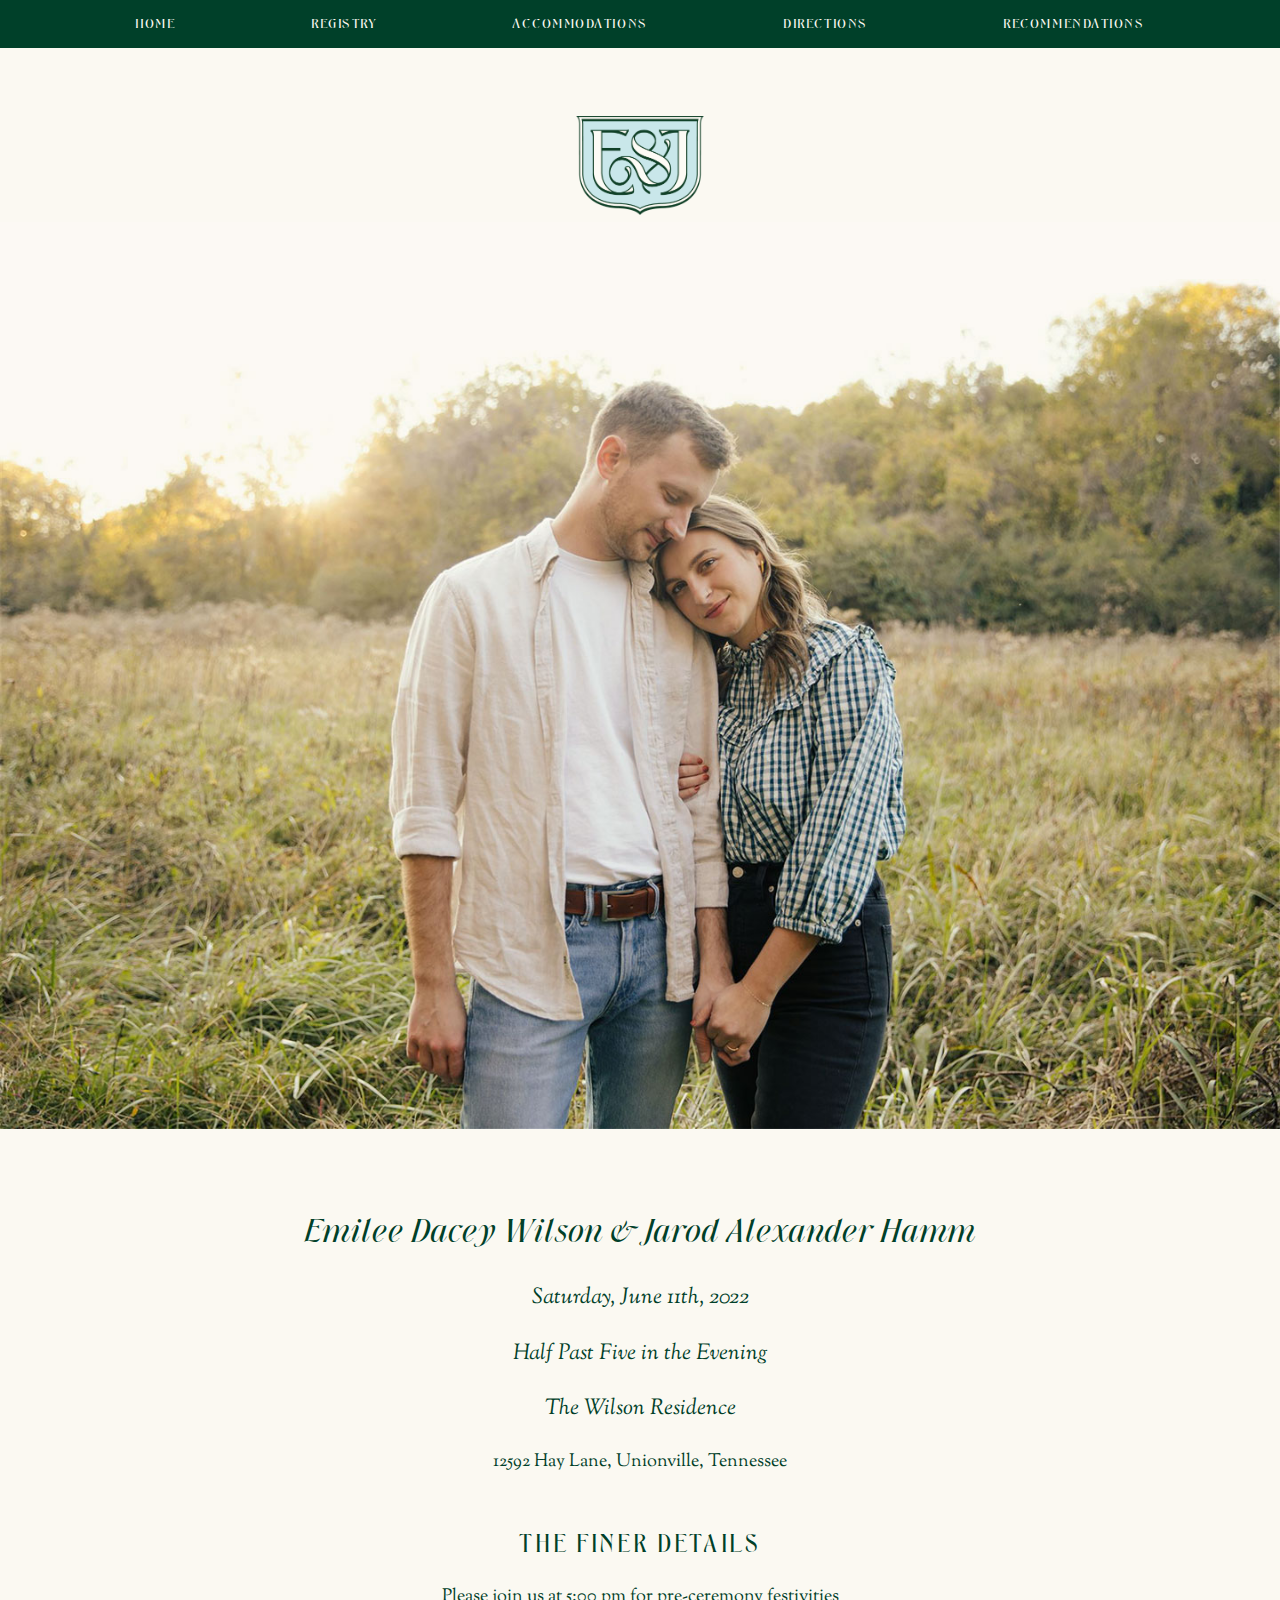
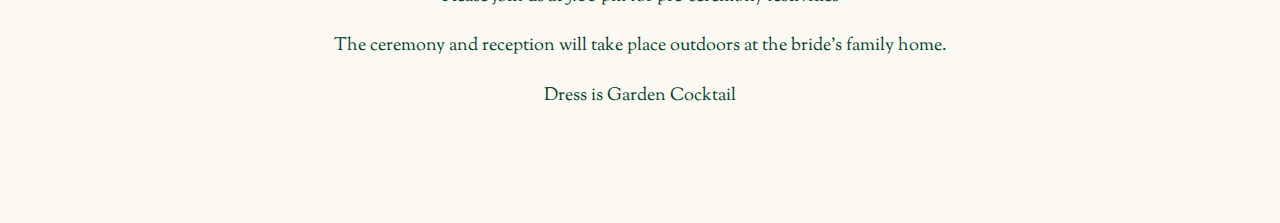
<file: index.html>
<!DOCTYPE html>
<html lang="en">
<head>
    <meta charset="UTF-8">
    <meta http-equiv="X-UA-Compatible" content="IE=edge">
    <meta name="viewport" content="width=device-width, initial-scale=1.0">
    <title>Emilee & Jarod</title>
    <link rel="preload" href="NewForest-Regular.woff2" as="font" type="font/woff2" crossorigin>
    <link rel="preload" href="NewForest-Italic.woff2" as="font" type="font/woff2" crossorigin>
    <link rel="preconnect" href="https://fonts.googleapis.com">
    <link rel="preconnect" href="https://fonts.gstatic.com" crossorigin>
    <link href="https://fonts.googleapis.com/css2?family=Sorts+Mill+Goudy:ital@0;1&display=swap" rel="stylesheet">
    <link rel="stylesheet" href="style.css">
    <script src="script.js"></script>
</head>
<body>
    
    <header>
        <nav id="menu">
            <a id="other" href="#">Home</a>
            <a id="registry" href="https://www.zola.com/registry/emileeandjarod" target="_blank">Registry</a>
            <a id="accommodations" href="/accommodations.html">Accommodations</a>
            <a id="directions" href="/directions.html">Directions</a>
            <a id="recommendations" href="/recommendations.html">Recommendations</a>
        </nav>
        <div class="toggle">
            <button onclick="menuToggle()">Menu</button>
        </div>
        <div class="main-column title">
            <img src="eandj-main.png" alt="E & J Monogram">
        </div>
        <div class="full-width">
            <img src="header-image-cream.jpg" alt="Emilee & Jarod">
        </div>
    </header>
    <main>
        <div class="main-column">
            <h2>Emilee Dacey Wilson & Jarod Alexander Hamm</h2>
            <p>Saturday, June 11th, 2022</p>
            <p>Half Past Five in the Evening</p>
            <p>The Wilson Residence</p>
            <h4>12592 Hay Lane, Unionville, Tennessee</h4>
            <h3>The Finer Details</h3>
            <h4>Please join us at 5:00 pm for pre-ceremony festivities</h4>
            <h4>The ceremony and reception will take place outdoors at the bride's family home.</h4>
            <h4>Dress is Garden Cocktail</h4>
        </div>
    </main>
    <footer>
    </footer>
</body>
</html>
</file>
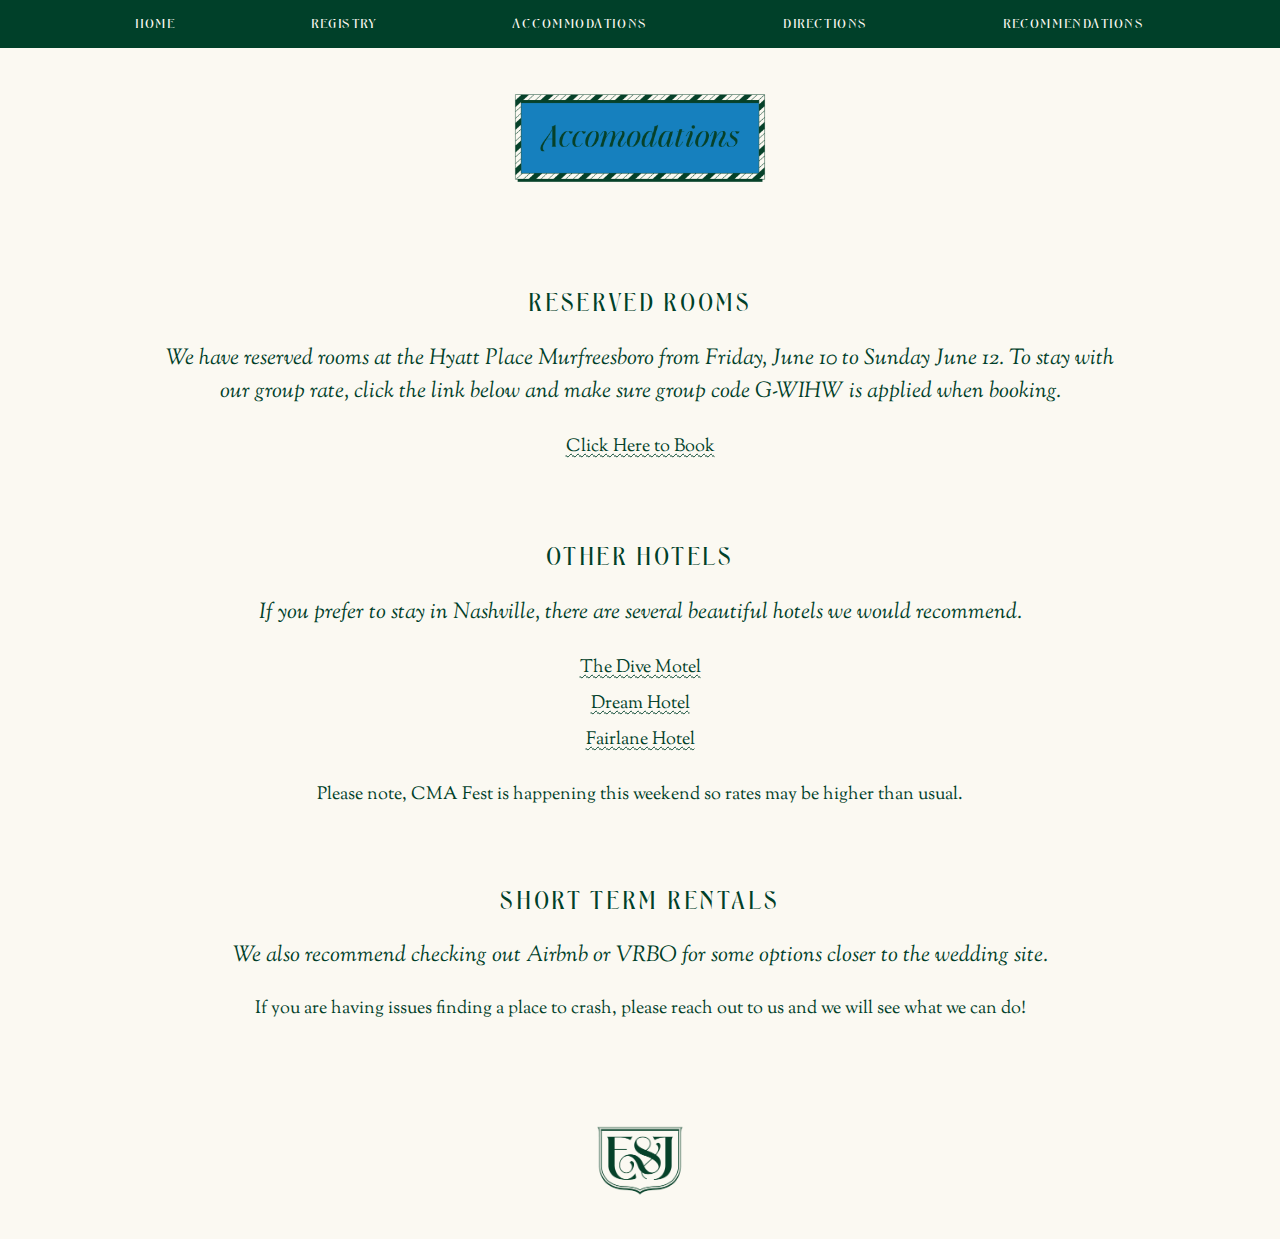
<file: accommodations.html>
<!DOCTYPE html>
<html lang="en">
<head>
    <meta charset="UTF-8">
    <meta http-equiv="X-UA-Compatible" content="IE=edge">
    <meta name="viewport" content="width=device-width, initial-scale=1.0">
    <title>Emilee & Jarod</title>
    <link rel="preload" href="NewForest-Regular.woff2" as="font" type="font/woff2" crossorigin>
    <link rel="preload" href="NewForest-Italic.woff2" as="font" type="font/woff2" crossorigin>
    <link rel="preconnect" href="https://fonts.googleapis.com">
    <link rel="preconnect" href="https://fonts.gstatic.com" crossorigin>
    <link href="https://fonts.googleapis.com/css2?family=Sorts+Mill+Goudy:ital@0;1&display=swap" rel="stylesheet">
    <link rel="stylesheet" href="style.css">
    <script src="script.js"></script>
</head>
<body>
    
    <header>
        <nav id="menu">
            <a id="other" href="/index.html">Home</a>
            <a id="registry" href="https://www.zola.com/registry/emileeandjarod" target="_blank">Registry</a>
            <a id="accommodations" href="/accommodations.html">Accommodations</a>
            <a id="directions" href="/directions.html">Directions</a>
            <a id="recommendations" href="/recommendations.html">Recommendations</a>
        </nav>
        <div class="toggle">
            <button onclick="menuToggle()">Menu</button>
        </div>
        <div class="full-width title">
            <img src="accommodations-02.png" alt="Accommodations">
        </div>
    </header>
    <main>
        <div class="main-column">
            <h3>Reserved Rooms</h3>
            <p>We have reserved rooms at the Hyatt Place Murfreesboro from Friday, June 10 to Sunday June 12. To stay with our group rate, click the link below and make sure group code G-WIHW is applied when booking.</p>
        <ul id=accommodations>
            <li><a href="https://www.hyatt.com/en-US/hotel/tennessee/hyatt-place-murfreesboro/bnazm?corp_id=G-WIHW" target="_blank">Click Here to Book</a></li>
        </ul>
    </div>
        <div class="main-column">
            <h3>Other Hotels</h3>
            <p>If you prefer to stay in Nashville, there are several beautiful hotels we would recommend.</p>
            <ul id=accommodations>
                <li><a href="https://www.thedivemotel.com/" target="_blank">The Dive Motel</a></li>
                <li><a href="https://www.dreamhotels.com/nashville" target="_blank">Dream Hotel</a></li>
                <li><a href="https://www.fairlanehotel.com/" target="_blank">Fairlane Hotel</a></li>
                <h4>Please note, CMA Fest is happening this weekend so rates may be higher than usual.</h4>
            </ul>
        </div>
        <div class="main-column">
            <h3>Short-Term Rentals</h3>
            <p>We also recommend checking out Airbnb or VRBO for some options closer to the wedding site.</p>
            <h4>If you are having issues finding a place to crash, please reach out to us and we will see what we can do!</h4>
            </div>
            </main>
            <footer>
                <div class=main-column>
            <img src="eandj.png" alt="E & J Monogram">
        </div>
    </footer>
</body>
</html>
</file>
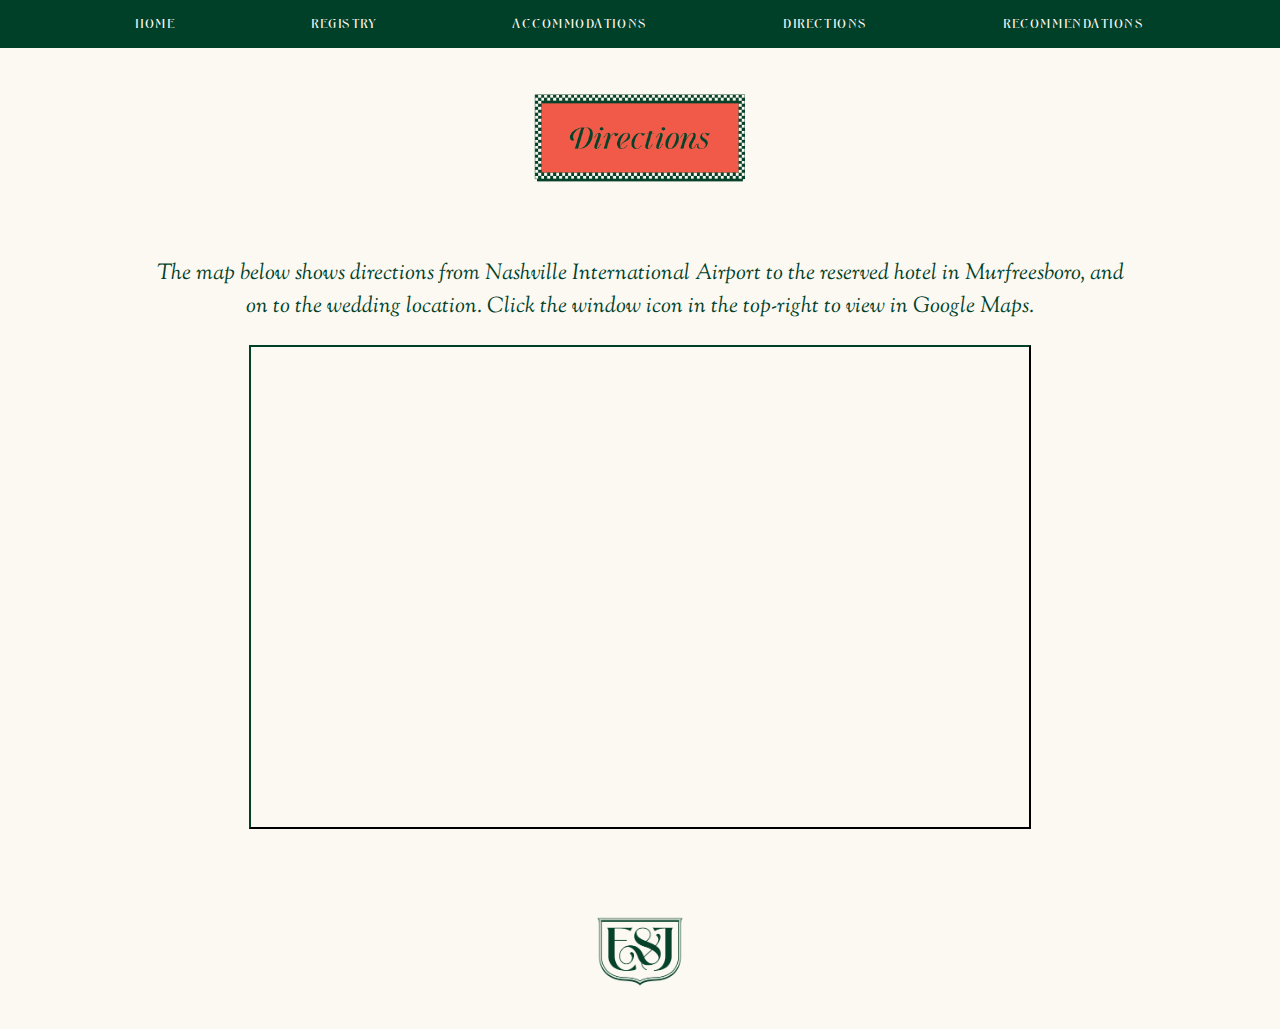
<file: directions.html>
<!DOCTYPE html>
<html lang="en">
<head>
    <meta charset="UTF-8">
    <meta http-equiv="X-UA-Compatible" content="IE=edge">
    <meta name="viewport" content="width=device-width, initial-scale=1.0">
    <title>Emilee & Jarod</title>
    <link rel="preload" href="NewForest-Regular.woff2" as="font" type="font/woff2" crossorigin>
    <link rel="preload" href="NewForest-Italic.woff2" as="font" type="font/woff2" crossorigin>
    <link rel="preconnect" href="https://fonts.googleapis.com">
    <link rel="preconnect" href="https://fonts.gstatic.com" crossorigin>
    <link href="https://fonts.googleapis.com/css2?family=Sorts+Mill+Goudy:ital@0;1&display=swap" rel="stylesheet">
    <link rel="stylesheet" href="style.css">
    <script src="script.js"></script>
</head>
<body>
    
    <header>
        <nav id="menu">
            <a id="other" href="/index.html">Home</a>
            <a id="registry" href="https://www.zola.com/registry/emileeandjarod" target="_blank">Registry</a>
            <a id="accommodations" href="/accommodations.html">Accommodations</a>
            <a id="directions" href="/directions.html">Directions</a>
            <a id="recommendations" href="/recommendations.html">Recommendations</a>
        </nav>
        <div class="toggle">
            <button onclick="menuToggle()">Menu</button>
        </div>
        <div class="full-width title">
            <img src="directions-03.png" alt="Directions">
        </div>
    </header>
    <main>
        <div class="main-column">
            <p>The map below shows directions from Nashville International Airport to the reserved hotel in Murfreesboro, and on to the wedding location. Click the window icon in the top-right to view in Google Maps.</p>
            </div>
        <div class="main-column">
            <iframe src="https://www.google.com/maps/d/u/0/embed?mid=16_6xVm9ndl2MlXItcL000S7eShbVOePe&ehbc=2E312F" width="640" height="480"></iframe>
        </div>
            </main>
            <footer>
                <div class=main-column>
            <img src="eandj.png" alt="E & J Monogram">
        </div>
    </footer>
</body>
</html>
</file>
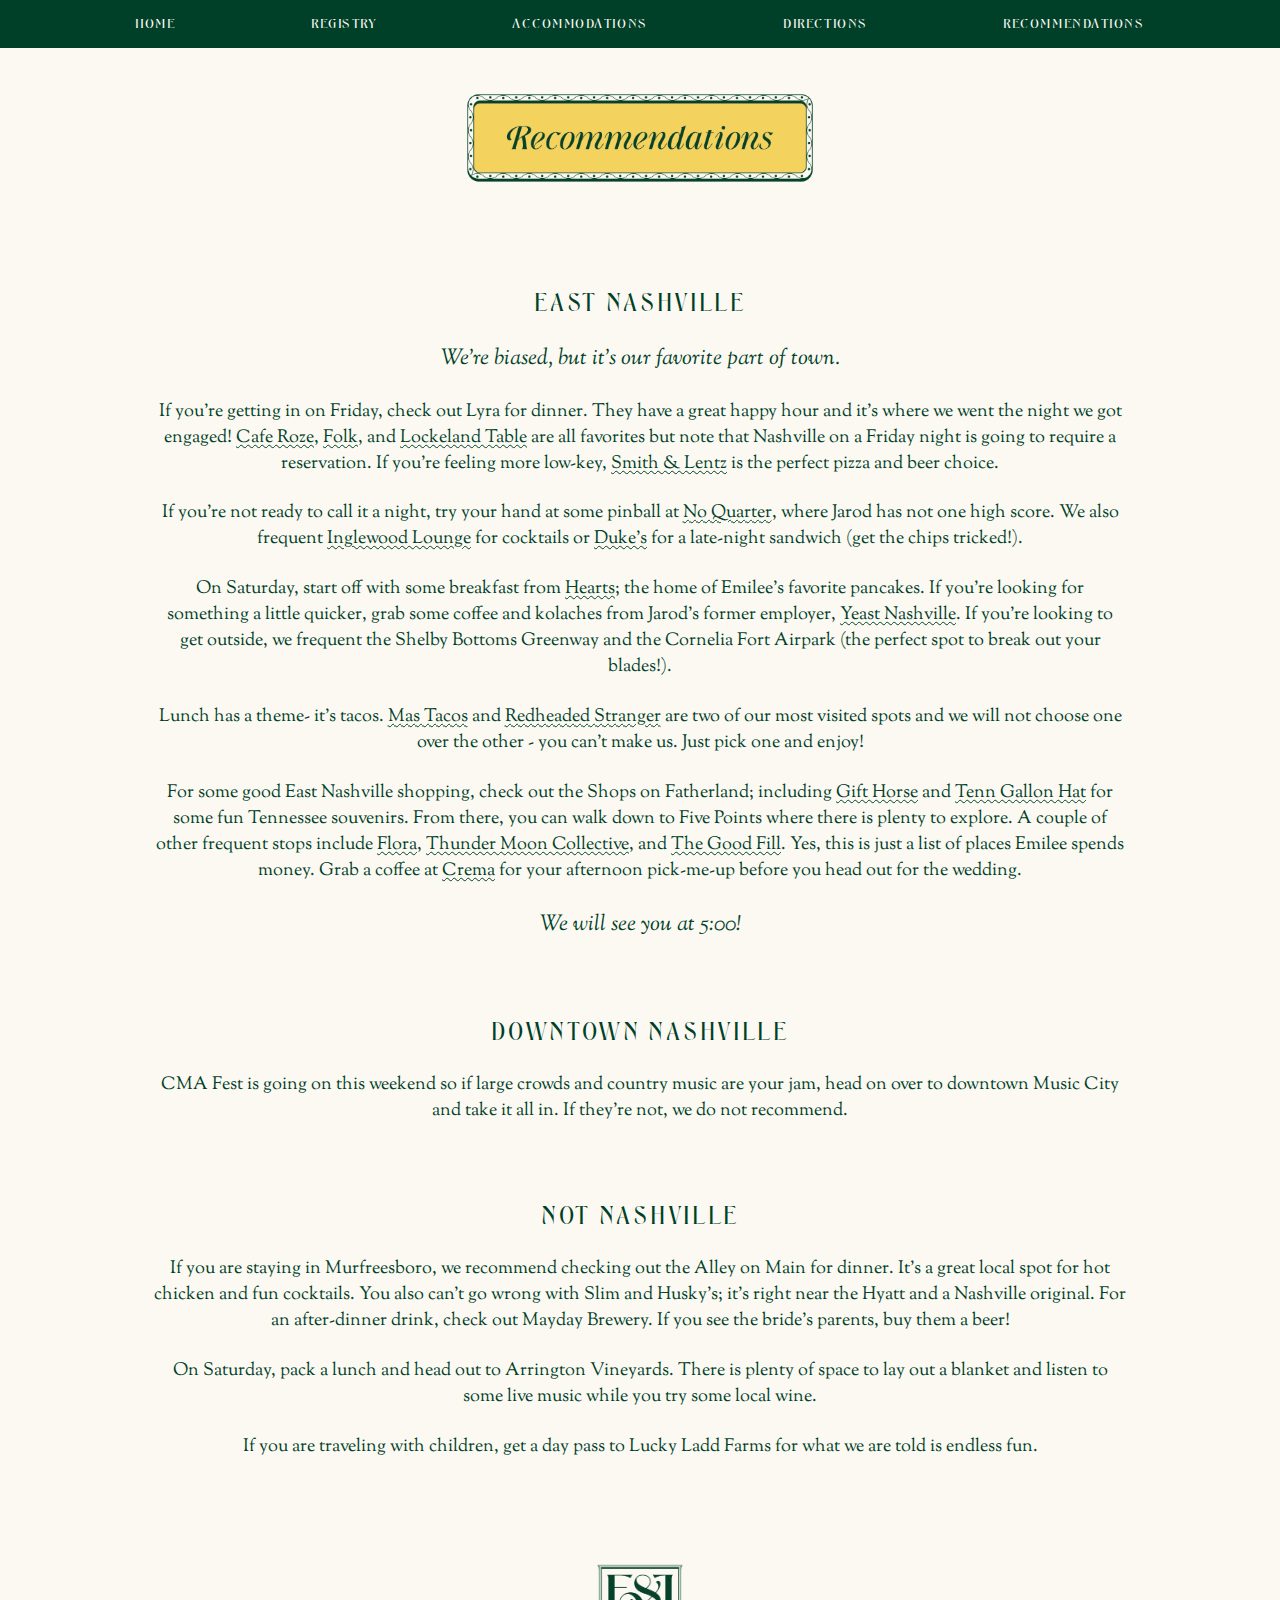
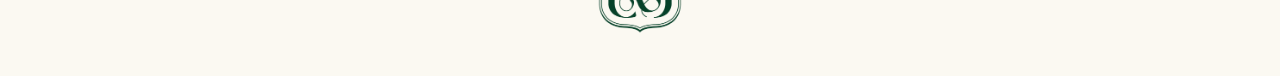
<file: recommendations.html>
<!DOCTYPE html>
<html lang="en">
<head>
    <meta charset="UTF-8">
    <meta http-equiv="X-UA-Compatible" content="IE=edge">
    <meta name="viewport" content="width=device-width, initial-scale=1.0">
    <title>Emilee & Jarod</title>
    <link rel="preload" href="NewForest-Regular.woff2" as="font" type="font/woff2" crossorigin>
    <link rel="preload" href="NewForest-Italic.woff2" as="font" type="font/woff2" crossorigin>
    <link rel="preconnect" href="https://fonts.googleapis.com">
    <link rel="preconnect" href="https://fonts.gstatic.com" crossorigin>
    <link href="https://fonts.googleapis.com/css2?family=Sorts+Mill+Goudy:ital@0;1&display=swap" rel="stylesheet">
    <link rel="stylesheet" href="style.css">
    <script src="script.js"></script>
</head>
<body>
    
    <header>
        <nav id="menu">
            <a id="other" href="/index.html">Home</a>
            <a id="registry" href="https://www.zola.com/registry/emileeandjarod" target="_blank">Registry</a>
            <a id="accommodations" href="/accommodations.html">Accommodations</a>
            <a id="directions" href="/directions.html">Directions</a>
            <a id="recommendations" href="/recommendations.html">Recommendations</a>
        </nav>
        <div class="toggle">
            <button onclick="menuToggle()">Menu</button>
        </div>
        <div class="full-width title">
            <img src="recommendations.png" alt="Recommendations">
        </div>
    </header>
    <main>
        <div class="main-column">
            <h3>East Nashville</h3>
            <p>We’re biased, but it’s our favorite part of town.</p>
            <h4>If you’re getting in on Friday, check out Lyra for dinner. They have a great happy hour and it’s where we went the night we got engaged! <a id="recommendations" href="https://www.caferoze.com/" target="_blank">Cafe Roze</a>, <a id="recommendations" href="https://www.goodasfolk.com/" target="_blank">Folk</a>, and <a id="recommendations" href="https://www.lockelandtable.com/" target="_blank">Lockeland Table</a> are all favorites but note that Nashville on a Friday night is going to require a reservation. If you’re feeling more low-key, <a id="recommendations" href="https://www.smithandlentz.com/" target="_blank">Smith & Lentz</a> is the perfect pizza and beer choice.</h4>
            <h4>If you’re not ready to call it a night, try your hand at some pinball at <a id="recommendations" href="https://noquarternashville.com/" target="_blank">No Quarter</a>, where Jarod has not one high score. We also frequent <a id="recommendations" href="http://inglewoodlounge.com/" target="_blank">Inglewood Lounge</a> for cocktails or <a id="recommendations" href="https://www.dukesbarnashville.com/" target="_blank">Duke's</a> for a late-night sandwich (get the chips tricked!).</h4>
            <h4>On Saturday, start off with some breakfast from <a id="recommendations" href="https://www.heartsnashville.com/" target="_blank">Hearts</a>; the home of Emilee’s favorite pancakes. If you’re looking for something a little quicker, grab some coffee and kolaches from Jarod's former employer, <a id="recommendations" href="https://www.yeastnashville.com/" target="_blank">Yeast Nashville</a>. If you’re looking to get outside, we frequent the Shelby Bottoms Greenway and the Cornelia Fort Airpark (the perfect spot to break out your blades!).</h4>
            <h4>Lunch has a theme- it’s tacos. <a id="recommendations" href="https://www.google.com/search?q=mas+tacos+nashville&rlz=1C1CHBF_enUS826US834&sxsrf=APq-WBs1iAe56GL18r0GPNl7XNm1KfvY8g%3A1649742738243&ei=khNVYua6DvurwbkPrMyMOA&gs_ssp=eJzj4tZP1zcsSSurKs8rMmC0UjWosLAwMzEzT04zSEs0szA0NbcyqDBPSTOztEg2MzI1SzEGAi_h3MRihZLE5PxihbzE4oyyzJycVAASOxYl&oq=mas+taco&gs_lcp=[base64]&sclient=gws-wiz#" target="_blank">Mas Tacos</a> and <a id="recommendations" href="https://redheadedstrangertacos.com/" target="_blank">Redheaded Stranger</a> are two of our most visited spots and we will not choose one over the other - you can’t make us. Just pick one and enjoy!</h4>
            <h4>For some good East Nashville shopping, check out the Shops on Fatherland; including <a id="recommendations" href="https://gifthorsenashville.com/" target="_blank">Gift Horse</a> and <a id="recommendations" href="https://www.google.com/search?q=tenn+gallon+hat+nashville&rlz=1C1CHBF_enUS826US834&sxsrf=APq-WBt38T16v17G-3iRPBgWlr6YN85VBA%3A1649742832063&ei=8BNVYqPGA9aIwbkPzPiK-Ak&gs_ssp=eJzj4tVP1zc0LLQ0zzMpKMw1YLRSNaiwsDAzMTO3SDEwNTROMki2tDKoSDM3TzYzM7awtDQ0TrVIsvSSLEnNy1NIT8zJyc9TyEgsUchLLM4oy8zJSQUAjKkYGA&oq=tenn+g&gs_lcp=[base64]&sclient=gws-wiz#" target="_blank">Tenn Gallon Hat</a> for some fun Tennessee souvenirs. From there, you can walk down to Five Points where there is plenty to explore. A couple of other frequent stops include <a id="recommendations" href="https://www.floraplantshop.com/" target="_blank">Flora</a>, <a id="recommendations" href="https://www.thundermooncollective.com/" target="_blank">Thunder Moon Collective</a>, and <a id="recommendations" href="https://thegoodfill.co/" target="_blank">The Good Fill</a>. Yes, this is just a list of places Emilee spends money. Grab a coffee at <a id="recommendations" href="https://goo.gl/maps/txZatUwpfdvgFdVq5" target="_blank">Crema</a> for your afternoon pick-me-up before you head out for the wedding.</h4>
            <p>We will see you at 5:00!</p>
        </div>
        <div class="main-column">
            <h3>Downtown Nashville</h3>
            <h4>CMA Fest is going on this weekend so if large crowds and country music are your jam, head on over to downtown Music City and take it all in. If they're not, we do not recommend.</h4>
        </div>
        <div class="main-column">
            <h3>Not Nashville</h3>
            <h4>If you are staying in Murfreesboro, we recommend checking out the Alley on Main for dinner. It’s a great local spot for hot chicken and fun cocktails. You also can’t go wrong with Slim and Husky's; it’s right near the Hyatt and a Nashville original. For an after-dinner drink, check out Mayday Brewery. If you see the bride’s parents, buy them a beer!</h4>
            <h4>On Saturday, pack a lunch and head out to Arrington Vineyards. There is plenty of space to lay out a blanket and listen to some live music while you try some local wine.</h4>
            <h4>If you are traveling with children, get a day pass to Lucky Ladd Farms for what we are told is endless fun.</h4>
        </div>
            </main>
            <footer>
                <div class=main-column>
            <img src="eandj.png" alt="E & J Monogram">
        </div>
    </footer>
</body>
</html>
</file>
<file: style.css>
@font-face {
    font-family: 'New Forest';
    src: url('NewForest-Regular.woff2') format('woff2'),
        url('NewForest-Regular.woff') format('woff');
    font-weight: 500;
    font-style: normal;
    font-display: swap;
}

@font-face {
    font-family: 'New Forest';
    src: url('NewForest-Italic.woff2') format('woff2'),
        url('NewForest-Italic.woff') format('woff');
    font-weight: 500;
    font-style: italic;
    font-display: swap;
}

:root {
    --lightblue: #c9e6e8;
    --darkgreen: #004029;
    --cream: #fbf9f2;
    --yellow: #f3d15e;
    --lightgreen: #d1e9d0;
    --red: #f15b47;
    --blue: #0080bd;
    --mediumgreen: #49b96d;
  }

body {
    background: var(--cream);
    color: var(--darkgreen);
    font-family: 'New Forest', -apple-system, BlinkMacSystemFont, 'Segoe UI', Roboto, Oxygen, Ubuntu, Cantarell, 'Open Sans', 'Helvetica Neue', sans-serif;
    font-weight: 500;
    font-style: normal;
    margin: 0;
}

header, main, footer {
    display: grid;
    grid-template-columns:
        calc(50vw - 36rem) 
        repeat(6, 1fr) 
        calc(50vw - 36rem);
	column-gap: 2em;
    padding: 1em 0;
}

header {
    padding-top: 0;
}

img {
    width: 100%;
}

.main-column.title img{
    width: 24%;
    margin: 1em 0 0 0;
}

.full-width.title img{
    height: 4em;
    width: auto;
    margin: 2em 0 0 0;
}


nav a {
    color: var(--cream);
    text-decoration: none;
    text-transform: uppercase;
    font-size: .7em;
    letter-spacing: .1em;
    padding: .4em 0;
}

nav {
    display: none;
    grid-column: 1 / span 8;
    background: var(--darkgreen);
    color: var(--cream);
    text-align: center;
    justify-content: space-evenly;
    flex-direction: column;
    padding: .4em 0;
    }

nav.show {
    display: flex;
    }

.toggle {
    grid-column: 1 / span 8;
    text-align: right;
}

.toggle button {
    border: none;
    margin: 0;
    background: none;
    color: var(--darkgreen);
    padding: .5em 1em .5em 1em;
    font-family: 'New Forest', -apple-system, BlinkMacSystemFont, 'Segoe UI', Roboto, Oxygen, Ubuntu, Cantarell, 'Open Sans', 'Helvetica Neue', sans-serif;
    font-size: 1em;
}

nav #registry:hover {
    color: var(--mediumgreen);
}

nav #accommodations:hover {
    color: var(--blue);
}

a {
    color: var(--darkgreen);
    text-decoration: .05em underline wavy;
    text-underline-offset: 2px;
}

#accommodations a:hover {
    color: var(--blue);
    font-style: italic;
}

#directions a:hover {
    color: var(--red);
    font-style: italic;
}

a:hover#recommendations {
    color: var(--yellow);
    font-style: italic;
}

nav #directions:hover {
    color: var(--red);
}

nav #recommendations:hover {
    color: var(--yellow);
    font-style: normal;
}

nav #other:hover {
    color: var(--lightblue);
}

.full-width {
    grid-column: 1 / span 8;
}

.main-column {
    grid-column: 2 / span 6;
}

.first-half {
    grid-column: 2 / span 3;
}

.second-half {
    grid-column: 5 / span 3;
}

.middle-third {
    grid-column: 4 / span 2;
}

header {
    text-align: center;
    margin: 0;
}

main {
    margin: 1em;
    padding: 0 1em 1em 1em;
    text-align: center;
}

main #secondary {
    text-align: center;
}

h1, h2, h3, h4, h5, h6 {
    font-weight: 500;
}

.main-column.title {
    margin: 1em 0 0 0;
}

#accommodations h1 {
    margin: 1em 18% 0 18%;
    border: 7px double var(--darkgreen);
    background-color: var(--blue);
    padding: 1em;
}

#accommodations a.button{
    grid-column: 2 / span 6;
    border: 7px double var(--darkgreen);
    margin-top: 1em !important;
    background-color: var(--cream);
    padding: .5em;
    font-size: .9em;
    color: var(--darkgreen);
    text-transform: uppercase !important;
    text-decoration: none !important;
    letter-spacing: .1em;
    text-underline-offset: 0;
    font-family: 'New Forest', -apple-system, BlinkMacSystemFont, 'Segoe UI', Roboto, Oxygen, Ubuntu, Cantarell, 'Open Sans', 'Helvetica Neue', sans-serif;
}

#accommodations a:hover.button {
    background-color: var(--blue);
}

#directions h1 {
    margin: 1em 18% 0 18%;
    border: 7px double var(--darkgreen);
    background-color: var(--red);
    padding: 1em;
}

#recommendations h1 {
    margin: 1em 18% 0 18%;
    border: 7px double var(--darkgreen);
    background-color: var(--yellow);
    padding: 1em;
}

p {
    font-size: 1em;
    font-family: "sorts mill goudy", serif;
    font-style: italic;
}

h1 {
    font-size: 1.6em;
}

h2 {
    font-size: 1.6em;
    font-style: italic;
}
h3{
    font-size: 1.2em;
    text-transform: uppercase;
    letter-spacing: .1em;
    font-family: 'New Forest', -apple-system, BlinkMacSystemFont, 'Segoe UI', Roboto, Oxygen, Ubuntu, Cantarell, 'Open Sans', 'Helvetica Neue', sans-serif;
    font-style: bold;
    margin: 2em 0 0 0;
}

h4{
    font-size: .8em;
    font-family: "sorts mill goudy", serif;
}

li{
    font-size: .8em;
    font-family: "sorts mill goudy", serif;
    list-style-type: none;
    line-height: 2em;
}

ul{
    padding: 0;
}

footer {
    text-align: center;
}

footer img {
    max-width: 5em;
}

iframe {
    width: 100%;
    border: 2px var(--darkgreen);
    border-style: outset;
}

@media screen and (min-width:40em) {
    
    body {
        font-size: 120%;
    }

    .toggle {
        display: none;
    }

    nav, nav.show {
        display: flex;
        flex-direction: row;
    }

    iframe {
        width: 90%;
    }


}


@media screen and (min-width:60em) {
    
    body {
        font-size: 140%;
    }

    #accommodations h1, #directions h1, #recommendations h1 {
        margin: 1em 33% 0 33%;
    }

    .main-column.title img{
        width: 12%;
        margin: 2em 0 0 0;
    }

    iframe {
        width: 80%;
    }


}
</file>
